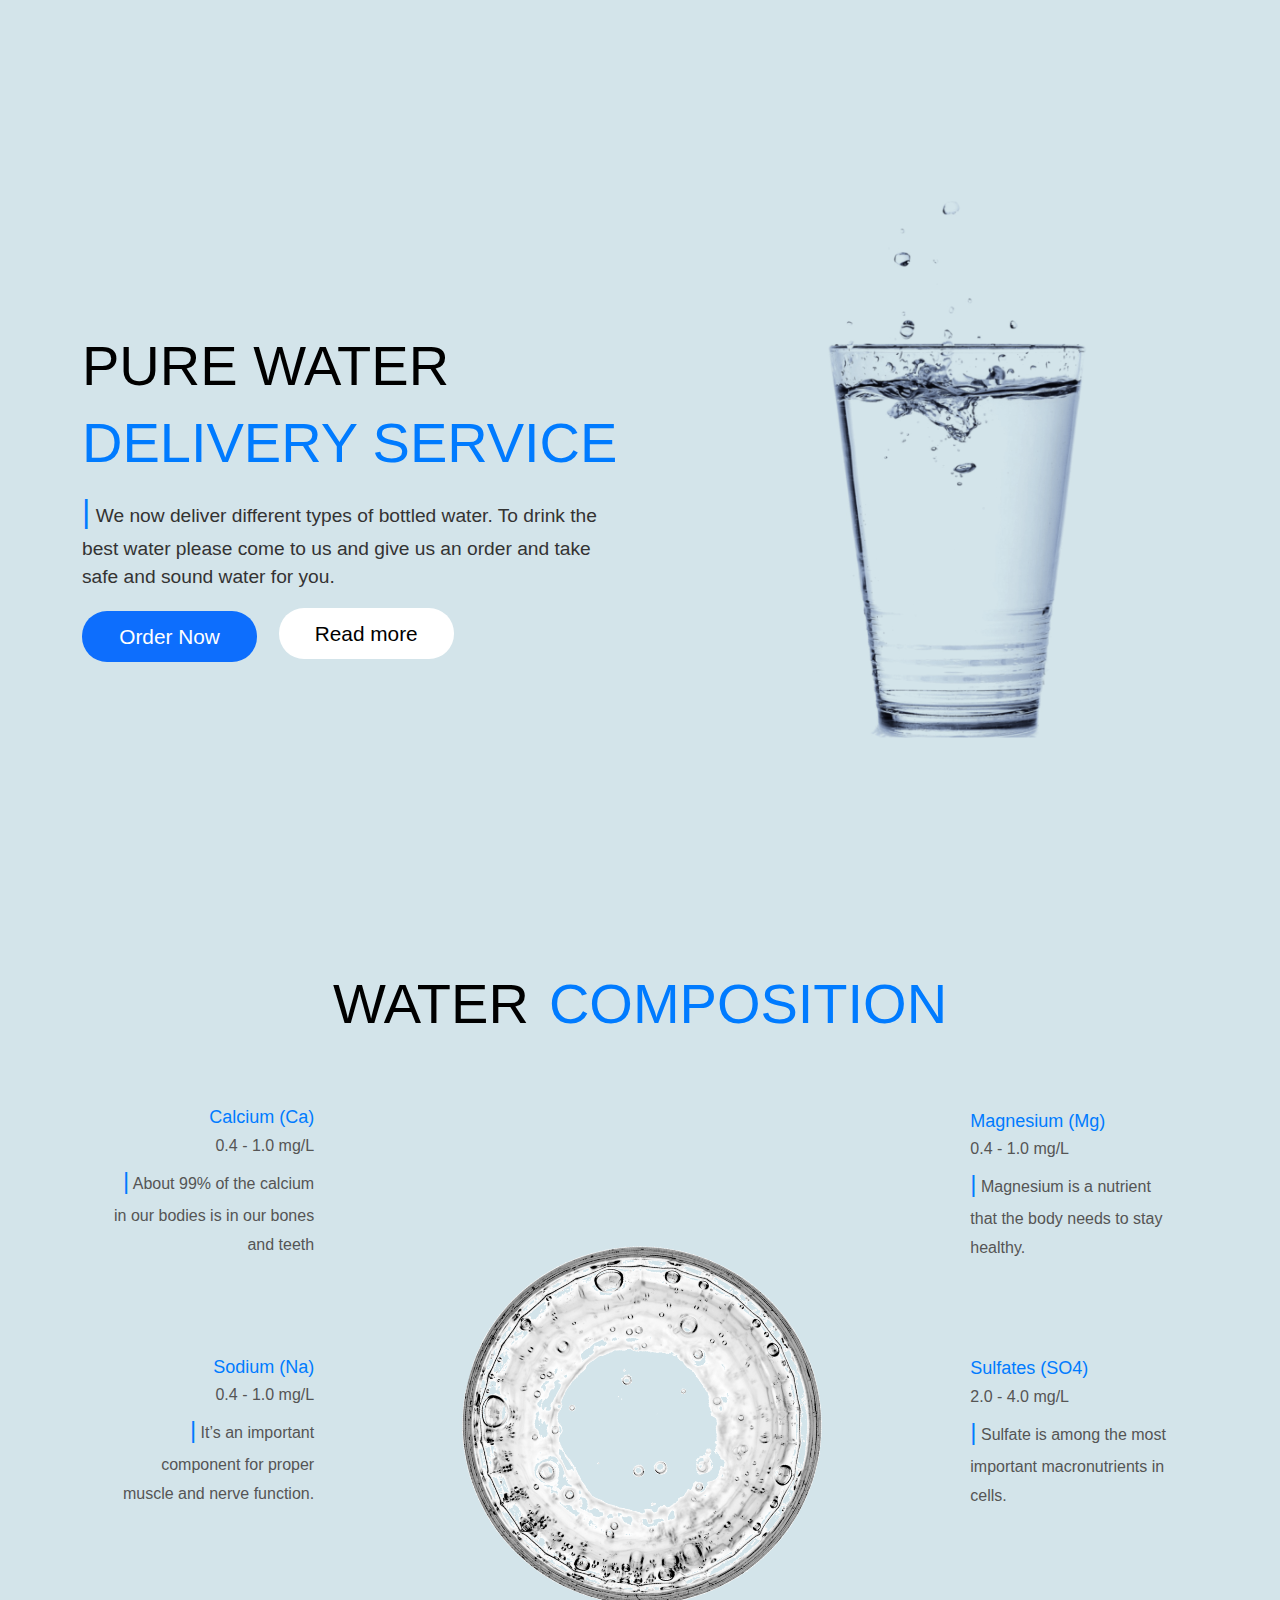
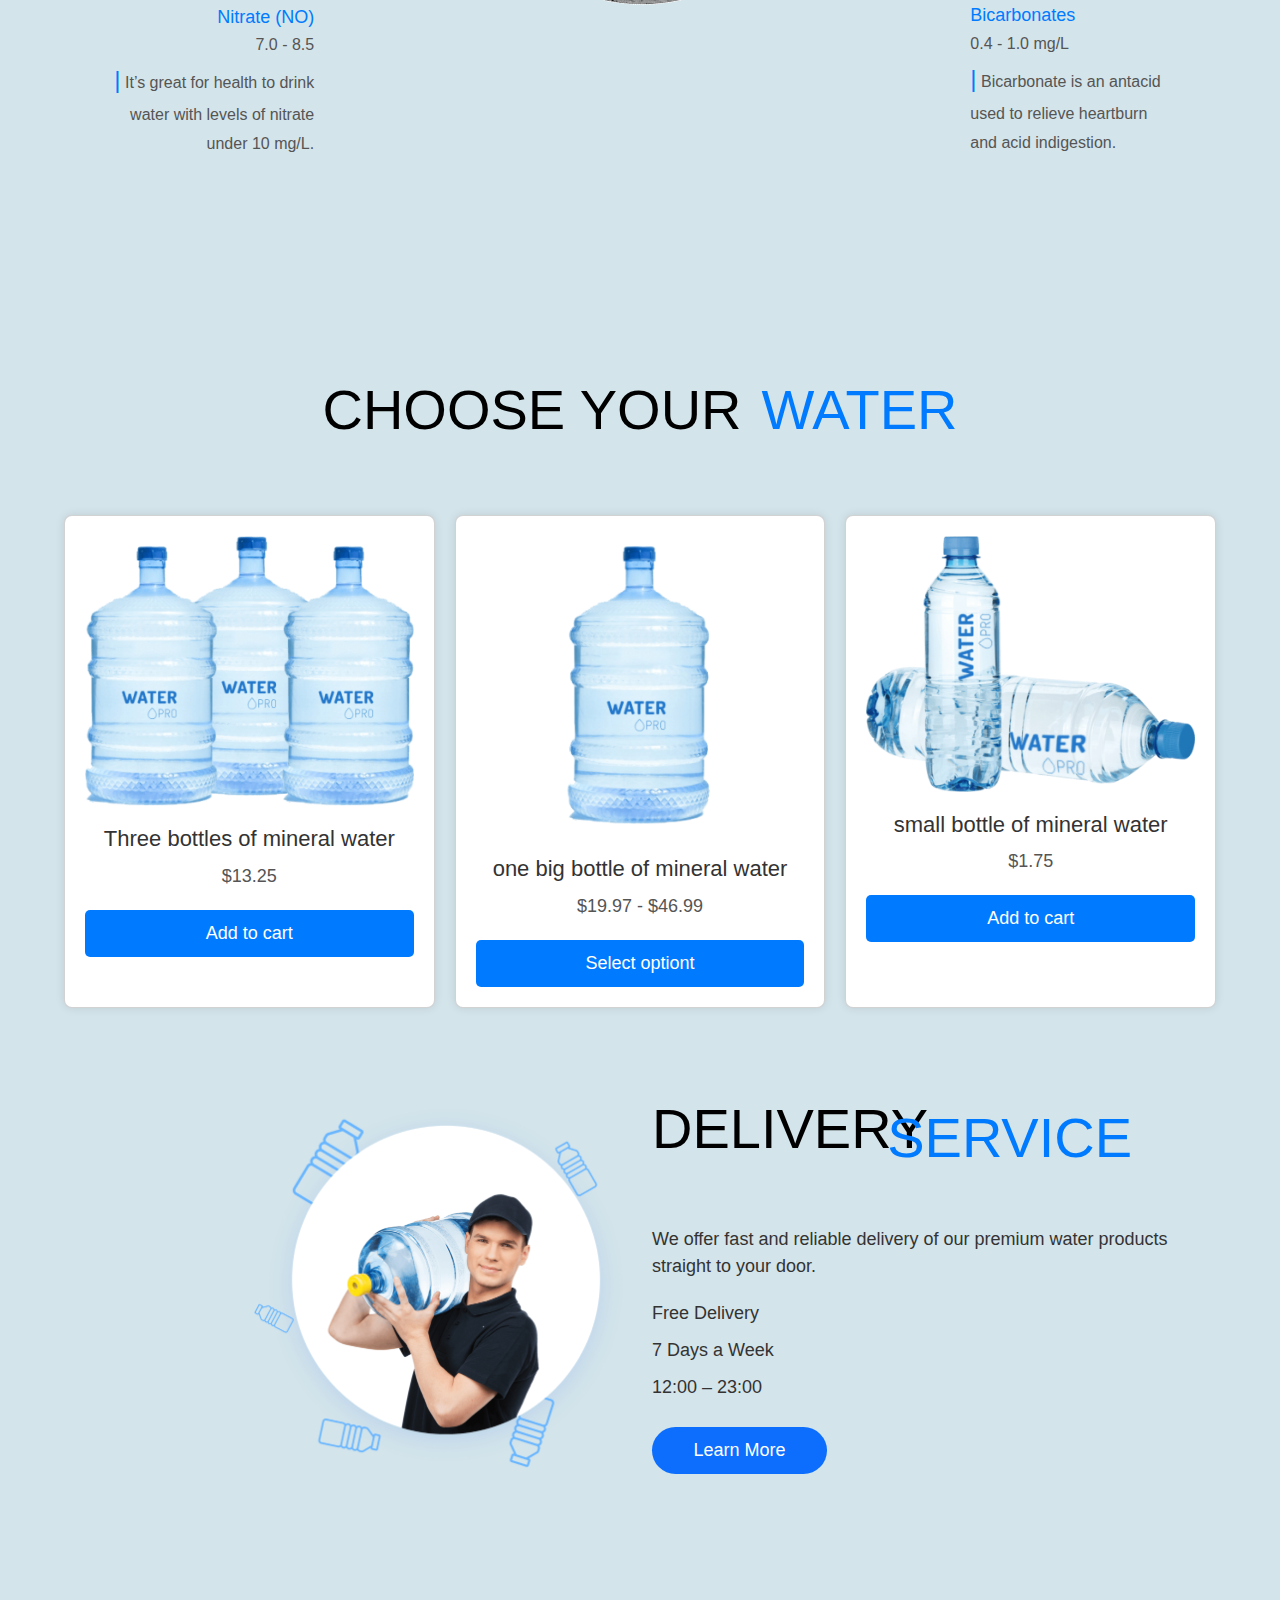
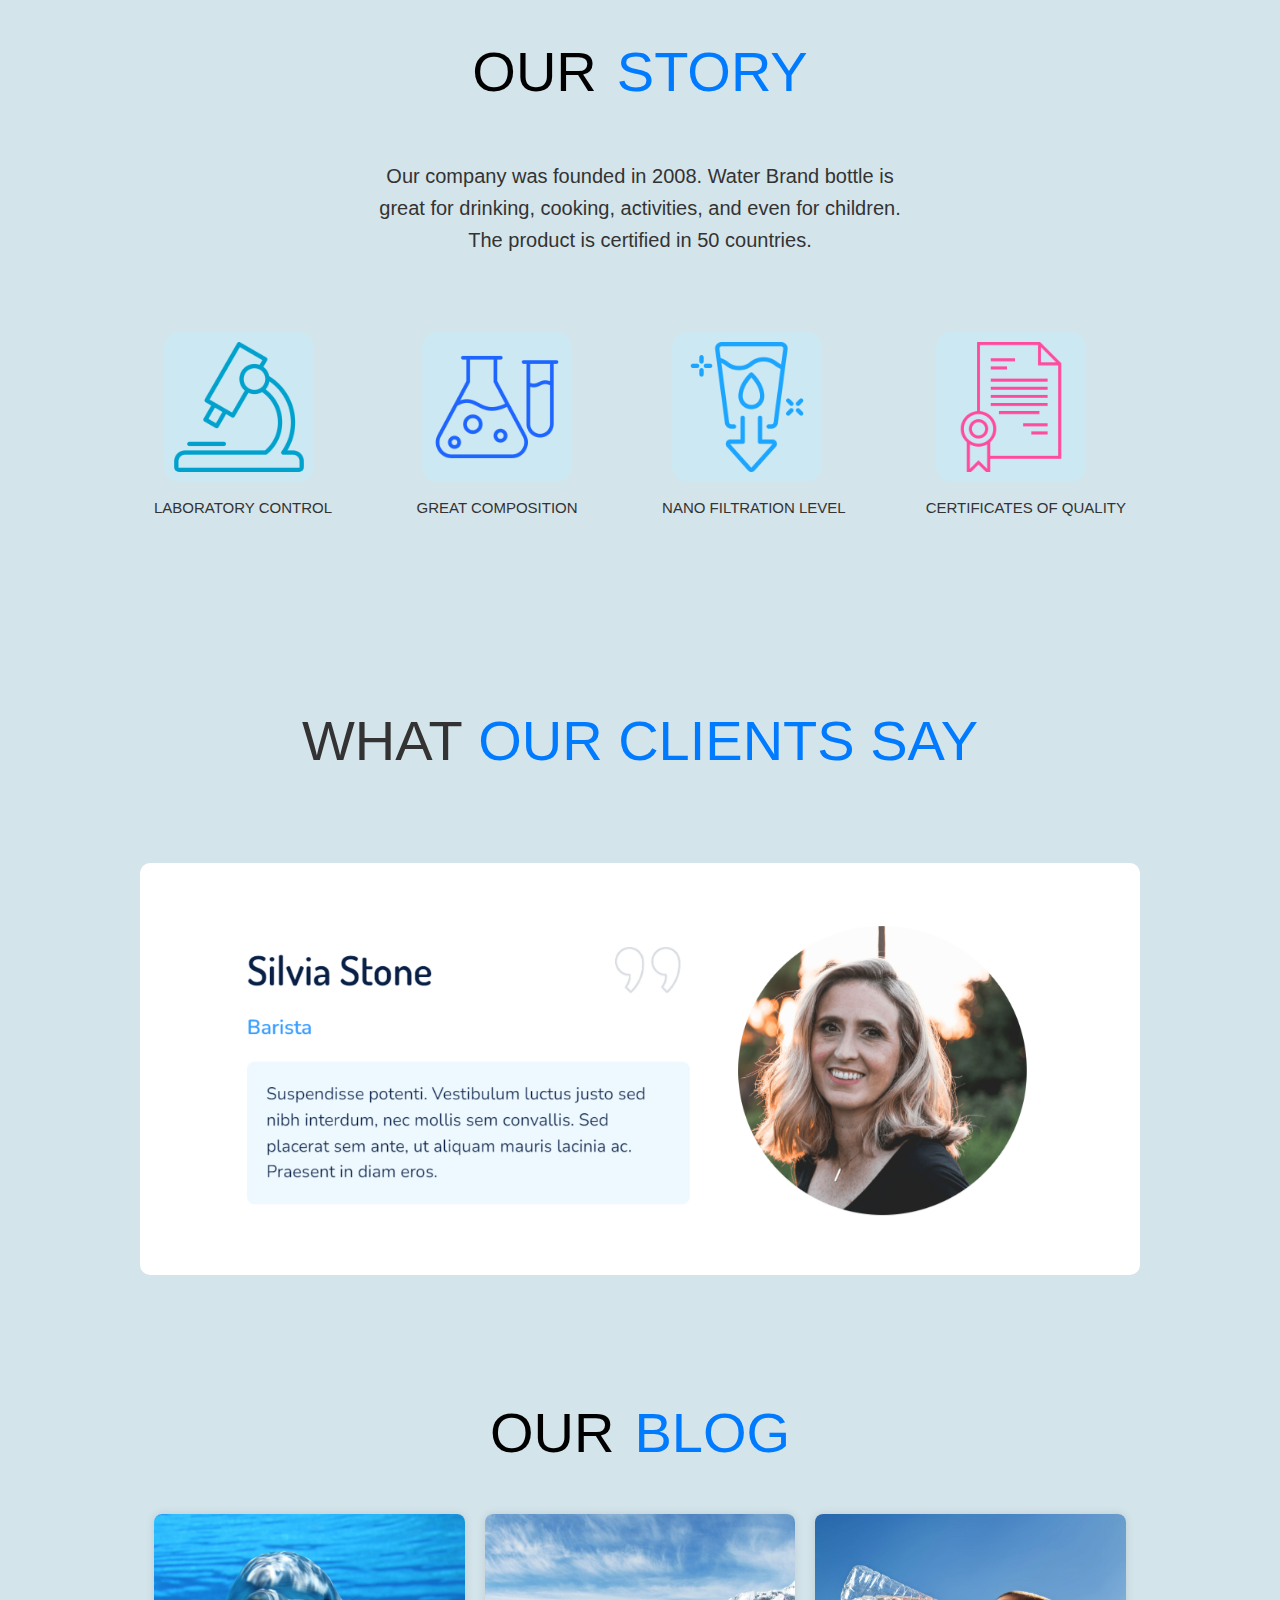
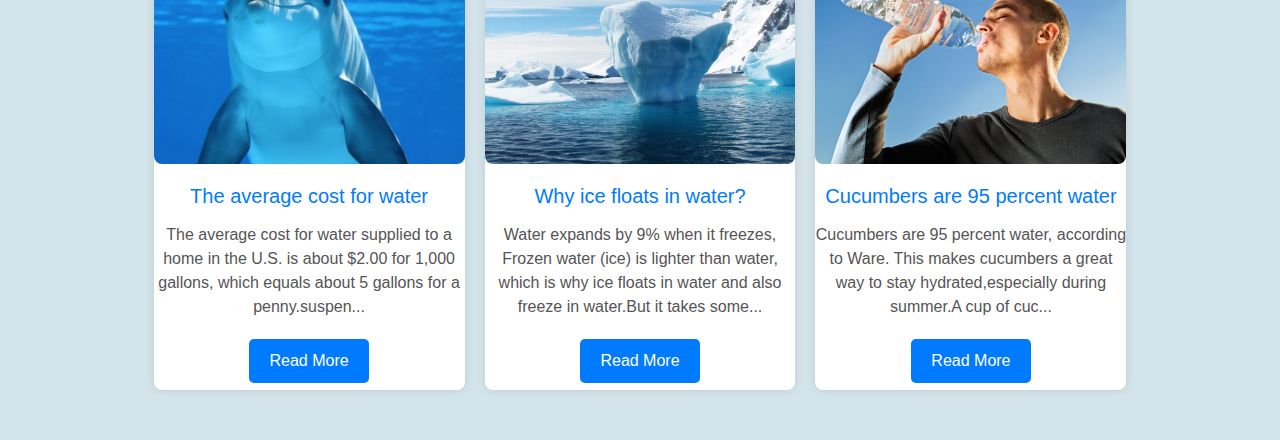
<file: index.html>
<!DOCTYPE html>
<html lang="en">
<head>
    <meta charset="UTF-8">
    <meta name="viewport" content="width=device-width, initial-scale=1.0">
    <title>Water Delivery Service</title>
    <link href="https://cdn.jsdelivr.net/npm/bootstrap@5.3.0/dist/css/bootstrap.min.css" rel="stylesheet">
    <link rel="stylesheet" href="styles.css">
</head>
<body>

    <!-- Header Section -->
    <header class="header-section">
        <div class="container">
            <div class="row align-items-center">
                <div class="col-md-6 text-up">
                    <h1 class="header-title1">PURE WATER</h1>
                    <h1 class="header-title">DELIVERY SERVICE</h1>
                    <We class="header-subtitle"><span class="blue">|</span> We now deliver different types of bottled water. To drink the best water please come to us and give us an order and take safe and sound water for you.</p>
                    <button class="btn btn-primary">Order Now</button>
                    <button class="btn1 btn-primary">Read more</button>
                </div>
                <div class="col-md-6 text-center">
                    <img src="assets/glasswater.png" alt="Glass of Water" class="img-fluid">
                </div>
            </div>
        </div>
    </header>
    

    <!-- Water Composition Section -->
    <section id="water-composition">
        <div class="water-title">
        <h2>WATER</h2>
        <h2>COMPOSITION</h2>
        </div>
        <div class="composition">
            <div class="left-content">
                <div class="item">
                    <h3>Calcium (Ca)</h3>
                    <p>0.4 - 1.0 mg/L</p>
                    <p><span class="blue1">|</span> About 99% of the calcium <p>in our bodies is in our bones</p> <P>and teeth</p>
                </div>
                <div class="item">
                    <h3>Sodium (Na)</h3>
                    <p>0.4 - 1.0 mg/L</p>
                    <p><span class="blue1">|</span> It’s an important </p><P>component for proper </P><P>muscle and nerve function.</p>
                </div>
                <div class="item">
                    <h3>Nitrate (NO)</h3>
                    <p>7.0 - 8.5</p>
                    <p><span class="blue1">|</span> It’s great for health to drink</p><p> water with levels of nitrate </p><p>under 10 mg/L.</p>
                </div>
            </div>
            <div class="center">
                <img src="assets/glasswater2_transparent.png" alt="Water Composition">
            </div>
            <div class="right-content">
                <div class="item">
                    <h3>Magnesium (Mg)</h3>
                    <p>0.4 - 1.0 mg/L</p>
                    <P><span class="blue1">|</span> Magnesium is a nutrient </P><p>that the body needs to stay</p><p> healthy.</P>
                </div>
                <div class="item">
                    <h3>Sulfates (SO4)</h3>
                    <p>2.0 - 4.0 mg/L</p>
                    <p><span class="blue1">|</span> Sulfate is among the most </p><p>important macronutrients in</p><p> cells.</p>
                </div>
                <div class="item">
                    <h3>Bicarbonates</h3>
                    <p>0.4 - 1.0 mg/L</p>
                    <P><span class="blue1">|</span> Bicarbonate is an antacid</P><p> used to relieve heartburn </p><p>and acid indigestion.</P>
                </div>
            </div>
        </div>
    </section>

     <!-- Choose Your Water Section -->
     <section id="choose-water">
        <div class="choose-title">
        <h2>CHOOSE YOUR </h2>
        <h2>WATER</h2>
        </div>
        <div class="water-options">
            <div class="card">
                <img src="assets/bottle1.png" alt="Small Bottle" class="bottle image">
                <h3>Three bottles of mineral water</h3>
                <p>$13.25</p>
                <button>Add to cart</button>
            </div>
            <div class="card">
                <img src="assets/bottle2.png" alt="Medium Bottle" class="bottle image">
                <h3>one big bottle of mineral water</h3>
                <p>$19.97 - $46.99</p>
                <button>Select optiont</button>
            </div>
            <div class="card">
                <img src="assets/bottle3.png" alt="Large Bottle" class="bottle image">
                <h3>small bottle of mineral water</h3>
                <p>$1.75</p>
                <button>Add to cart</button>
            </div>
        </div>
    </section>

    <!-- Delivery Service Section -->
    <section class="delivery-service">
        <div class="container">
            <div class="row align-items-center">
                <div class="col-md-6">
                    <img src="assets/delivery.png" alt="Delivery Service" class="img-fluid">
                </div>
                <div class="col-md-6">
                    <div class="delivery title">
                    <h2>DELIVERY</h2>
                    <h2>SERVICE</h2>
                    </div>
                    <p>We offer fast and reliable delivery of our premium water products straight to your door.</p>
                    <ul>
                        <li>Free Delivery</li>
                        <li>7 Days a Week</li>
                        <li>12:00 – 23:00</li>
                    </ul>
                    <button class="btn btn-primary">Learn More</button>
                </div>
            </div>
        </div>
    </section>

    <!-- Our Story Section -->
    <section id="our-story">
        <div class="story-title">
        <h2>OUR </h2>
        <h2>STORY</h2>
        </div>
        <h6 style=" font-size: 20px;text-align: center;">Our company was founded in 2008. Water Brand bottle is</h6><h6 style=" font-size: 20px;text-align: center;"> great for drinking, cooking, activities, and even for children.</h6><h6 style=" font-size: 20px;text-align: center;margin-bottom: 80px;"> The product is certified in 50 countries.</h6>
        <div class="story-icons">
            <div class="icon">
                <img src="assets/our1.png" alt="Story1" class="story1">
                <p>LABORATORY CONTROL</p>
            </div>
            <div class="icon">
                <img src="assets/our2.png" alt="Story2" class="story2">
                <P>GREAT COMPOSITION</P>
            </div>
            <div class="icon">
                <img src="assets/our3.png" alt="Story3" class="story3">
                <P>NANO FILTRATION LEVEL</P>
            </div>
            <div class="icon">
                <img src="assets/our4.png" alt="Story4" class="story4">
                <p>CERTIFICATES OF QUALITY</p>
            </div>
        </div>
    </section>

    <!-- What Our Clients Say Section -->
     <section id="our-client">
<div id="carouselExampleSlidesOnly" class="carousel slide" data-bs-ride="carousel" data-bs-interval="3000">
    <div class="client-top">WHAT&nbsp;<span class="client-color">OUR CLIENTS SAY</span></div>
    <div class="carousel-inner">
        <div class="carousel-item active">
            <img src="assets/CLIENT1.png" class="d-block w-100" alt="Client 1">
        </div>
        <div class="carousel-item">
            <img src="assets/CLIENT2.png" class="d-block w-100" alt="Client 2">
        </div>
        <div class="carousel-item">
            <img src="assets/CLIENT3.png" class="d-block w-100" alt="Client 3">
        </div>
    </div>
</div>
</section>


    <!-- Recent Posts Section -->
    <section id="our-blog">
        <div class="our-title">
        <h2>OUR</h2><h2>BLOG</h2>
        </div>
        <div class="blog-cards">
            <div class="card1">
                <img src="assets/blog1.jpg" alt="Blog 1">
                <h3>The average cost for water</h3>
                <p>The average cost for water supplied to a home in the U.S. is about $2.00 for 1,000 gallons, which equals about 5 gallons for a penny.suspen...</p>
                <button>Read More</button>
            </div>
            <div class="card2">
                <img src="assets/blog 2.jpg" alt="Blog 2">
                <h3>Why ice floats in water?</h3>
                <p>Water expands by 9% when it freezes, Frozen water (ice) is lighter than water, which is why ice floats in water and also freeze in water.But it takes some...</p>
                <button>Read More</button>
            </div>
            <div class="card3">
                <img src="assets/blog3.jpg" alt="Blog 3">
                <h3>Cucumbers are 95 percent water</h3>
                <p>Cucumbers are 95 percent water, according to Ware. This makes cucumbers a great way to stay hydrated,especially during summer.A cup of cuc...</p>
                <button>Read More</button>
            </div>
        </div>
    </section>
    <script src="https://cdn.jsdelivr.net/npm/bootstrap@5.3.0/dist/js/bootstrap.bundle.min.js"></script>
    <script src="scricpt.js"></script>

</body>
</html>
</file>
<file: styles.css>
/* General Styles */
body {
    font-family: Arial, sans-serif;
    margin: 0;
    padding: 0;
    color: #333;
}

h2 {
    text-align: center;
    margin-top: 50px;
    color: #007bff;
}

/* header section */
.text-up{
    margin-top: 10%;
}
.header-section {
    background-color: rgb(211, 228, 234);
    height: 100vh;
    display: flex;
    align-items: center;
    justify-content: center;
    padding: 20px;
    box-sizing: border-box;
}

/* Adjust the content to fit the space */
.header-title1 {
    color: black;
    font-size: 3.5rem;
    margin-bottom: 10px;
}
.header-title {
    color: #007bff;
    font-size: 3.5rem;
    margin-bottom: 10px;
}

.header-subtitle {
    font-size: 1.2rem;
    margin-bottom: 20px;
}
.blue{
    color: #007bff;
    font-size: 2rem;
    margin-bottom: 20px;
}
/* Scale the button size for better visibility */
.btn {
    display: inline-block;
    font-size: 1.3rem;
    padding: 10px 20px;
    border: none;
    border-radius: 25px;
    width: 175px;
}
.btn:hover{
    background-color: white;
    color: black;
    transform: scale(1.1);
}
.btn1 {
    background-color: white;
    color: black;
    display: inline-block;
    font-size: 1.3rem;
    padding: 10px 20px;
    border: none;
    border-radius: 25px;
    width: 175px;
    margin-left: 3%;
}
.btn1:hover{
    background-color: #007bff;
    color: white;
    transform: scale(1.1);
}

/* Ensure the image fits the available space */
.img-fluid {
    max-width: 50%;
    height: 50%;
    max-height: 50%;
    margin-left: 30%;

}

/* Center content in the left column */
.col-md-6 {
    display: flex;
    flex-direction: column;
    justify-content: center;
}
/* Optional: Ensure the image is positioned relative to allow transform */
.float-image {
    position: relative;
    max-width: 100%;
    height: auto;
}
.img-fluid {
    display: inline-block;
    transition: transform 0.1s ease-in-out;
}




/*water composition section*/
/* Section Styles */
#water-composition {
    padding: 20px;
    background-color:  rgb(211, 228, 234);
}
#water-composition .center img {
    display: inline-block;
    transition: transform 0.1s ease-in-out;
}


/* Title Styles */
.water-title {
    display: flex;
    justify-content: center;
    gap: 20px;
    margin-bottom: 5%;
    color: #333;
}
.water-title h2:first-child {
    color: black;
    font-size: 3.5rem;
}
.water-title h2:last-child {
    color: #007BFF;
    font-size: 3.5rem;
}

/* Composition Container */
.composition {
    display: flex;
    justify-content: space-around;
    align-items: center;
    max-width: 1200px;
    margin: 0 auto;
    flex-wrap: wrap;
}

/* Left and Right Column Styles */
.left{
    width: 30%;
    display: flex;
    flex-direction: column;
    gap: 20px;
} 
.right {
    width: 30%;
    display: flex;
    flex-direction: column;
    gap: 20px;
}

/* Item Styles */
.item h3 {
    margin: 0;
    font-size: 18px;
    color: #007BFF;
}

.item p {
    margin: 5px 0 0;
    font-size: 16px;
    color: #555;
}
.item{
    margin-bottom: 50%;
}
.blue1{
    color: #007bff;
    font-size: 1.5rem;

}
.left-content ,p{
    text-align: right;
}
.right-content p{
    text-align: left;
}


/* Image Styles */
.center {
    width: 30%;
    text-align: center;
}

.center img {
    max-width: 100%;
    height: auto;
    margin-top: -30%;
}


/* Choose Your Water Section */
#choose-water {
    padding: 50px 0;
}

.choose-title  {
    display: flex;
    justify-content: center;
    gap: 20px;
    margin-bottom: 5%;
    color: #333;
}
.choose-title h2:first-child{
    color: black;
    font-size: 3.5rem;
}
.choose-title h2:last-child{
    color: #007BFF;
    font-size: 3.5rem;
}
.water-options {
    display: flex;
    justify-content: space-between;
    gap: 20px;
    margin-left: 5%;
    margin-right: 5%;
    flex-wrap: nowrap;
}

.water-options .card {
    text-align: center;
    padding: 20px;
    flex: 1;
    box-shadow: 0 0 10px rgba(0, 0, 0, 0.1);
    border-radius: 8px;
    background-color:  white;
    transition: transform 0.3s ease, box-shadow 0.3s ease;
}

.water-options .card:hover {
    transform: translateY(-5px);
    box-shadow: 0 10px 20px rgba(0, 0, 0, 0.15);
}

/* Image styling to ensure all images are fully shown and the same size */
.water-options .card img {
    width: 100%;
    height: auto;
    max-height: 300px; /* Set a max-height to ensure images are not too large */
    object-fit: contain; /* Ensures the entire image is shown within the container */
    border-radius: 8px;
    margin-bottom: 20px;
}

.water-options .card h3 {
    font-size: 22px;
    color: #333;
    margin-bottom: 10px;
}

.water-options .card p {
    text-align: center;
    font-size: 18px;
    color: #555;
    margin-bottom: 20px;
}

.water-options .card button {
    padding: 10px 20px;
    font-size: 18px;
    color: #fff;
    background-color: #007bff;
    border: none;
    border-radius: 5px;
    cursor: pointer;
    transition: background-color 0.3s ease;
}

.water-options .card button:hover {
    background-color: #0056b3;
}



/* Delivery Service Section */
#choose-water{
    background-color:  rgb(211, 228, 234);
}
.delivery-service {
    display: flex;
    align-items: center;
    padding: 50px 0;
    background-color:  rgb(211, 228, 234)
}

.delivery-service img {
    width: 70%;
    max-width: 100%;
    height: auto;
}

.delivery-service-content {
    flex: 1; /* Ensures the content takes up the remaining right side */
    padding-left: 800px; /* Adds space between the image and content */
}
.col-md-6{
    display: flex;
    color: #333;
}
.col-md-6 h2:first-child {
    margin-top: -5%;
    text-align: left;
    font-size: 3.5rem;
    color: black;
}
.col-md-6 h2:last-child {
    margin-top: -12%;
    margin-left: 31%;
    margin-bottom: 10%;
    font-size: 3.5rem;
    color: #007BFF;
}    
.delivery-service p {
    text-align: left;
    font-size: 18px;
    margin-bottom: 20px;
}

.delivery-service ul {
    list-style-type: none;
    padding: 0;
}

.delivery-service li {
    font-size: 18px;
    margin-bottom: 10px;
}

.delivery-service .btn-primary {
    padding: 10px 20px;
    font-size: 18px;
}



/* Our Story Section */
#our-story {
    padding: 50px 0;
    background-color:  rgb(211, 228, 234);
}
.story-title{
    display: flex;
    color: #333;
    justify-content: center;
    gap: 20px;
    margin-bottom: 50px;
}
.story-title h2:first-child{
    font-size: 3.5rem;
    color: black;
}
.story-title h2:last-child{
    font-size: 3.5rem;
    color: #007BFF;
}


#our-story p {
    font-size: 15px;
    text-align: center;
    justify-content: center;
    margin-top: 15px;
    margin-bottom: 80px;
}

.story-icons {
    display: flex;
    justify-content: center;
    gap: 80px;
    
}
.story1{
    border-radius: 10%;
    object-fit: cover;
    margin: 0 10px;
    padding: 10px;
    background-color: rgb(204, 233, 243);
}
.story2{
    border-radius: 10%;
    object-fit: cover;
    margin: 0 10px;
    padding: 10px;
    background-color: rgb(204, 233, 243);
}
.story3{
    border-radius: 10%;
    object-fit: cover;
    margin: 0 10px;
    padding: 10px;
    background-color: rgb(204, 233, 243);
}
.story4{
    border-radius: 10%;
    object-fit: cover;
    margin: 0 10px;
    padding: 10px;
    background-color: rgb(204, 233, 243);
}

.icon img {
    width: 150px;
    height: auto;
}
.icon:hover{
    transform: translateY(-10px);

}

/* What our client says testimonial section */
/* Styling for the client testimonial section */
#our-client{
    padding: 50px 0;
    background-color:  rgb(211, 228, 234);

}
.client-top {
    text-align: center;
    font-size: 3.5rem;
    color: #333;
    margin-bottom: 80px;
    text-transform: uppercase;
}
.client-color{
    color: #007BFF;
}

/* Styling for the carousel */
.carousel {
    position: relative;
    max-width: 1000px;
    height: 450px;
    margin: 0 auto;
    margin-bottom: 100px;
}

.carousel-inner {
    border-radius: 10px;
    overflow: hidden;
}

.carousel-item img {
    width: 100%;
    height: 100%;
    object-fit: cover;
}

/* Additional responsiveness */
@media (max-width: 768px) {
    .client-top {
        font-size: 1.5rem;
    }
}






/* Recent Posts Section */
#our-blog {
    padding: 50px 0;
    background-color:  rgb(211, 228, 234);
}

.our-title {
    display: flex;
    justify-content: center;
    color: #007bff;
    gap: 20px;
    margin-bottom: 40px;
}
.our-title h2:first-child{
    color: black;
    font-size: 3.5rem;
}
.our-title h2:last-child{
    color: #007BFF;
    font-size: 3.5rem;
}

.blog-cards {
    display: flex;
    justify-content: space-between;
    gap: 20px;
    flex-wrap: nowrap; /* Prevents wrapping, keeps cards in a single line */
    margin-left: 12%;  /* Add margins to center the content */
    margin-right: 12%;
}

.blog-cards .card1,
.blog-cards .card2,
.blog-cards .card3 {
    text-align: center;
    padding: 0px;
    flex: 1; /* Ensures all cards take up equal space */
    box-shadow: 0 0 10px rgba(0, 0, 0, 0.1);
    border-radius: 8px;
    background-color: #fff;
    transition: transform 0.3s ease, box-shadow 0.3s ease;
    max-width: 100%; /* Ensures cards are fully responsive */
}

.blog-cards .card1:hover,
.blog-cards .card2:hover,
.blog-cards .card3:hover {
    transform: translateY(-5px);
    box-shadow: 0 10px 20px rgba(0, 0, 0, 0.15);
}

.blog-cards .card1 img,
.blog-cards .card2 img,
.blog-cards .card3 img {
    width: 100%;
    height: 250px; /* Ensures all images are of the same height */
    object-fit: cover; /* Ensures the image covers the entire area without distortion */
    border-radius: 8px;
    margin-bottom: 20px;
}

.blog-cards .card1 h3,
.blog-cards .card2 h3,
.blog-cards .card3 h3 {
    font-size: 20px;
    color: #007bff;
    margin-bottom: 15px;
}

.blog-cards .card1 p,
.blog-cards .card2 p,
.blog-cards .card3 p {
    text-align: center;
    font-size: 16px;
    color: #555;
    margin-bottom: 20px;
}

.blog-cards .card1 button,
.blog-cards .card2 button,
.blog-cards .card3 button {
    padding: 10px 20px;
    font-size: 16px;
    color: #fff;
    background-color: #007bff;
    border: none;
    border-radius: 5px;
    margin-bottom: 2%;
    cursor: pointer;
    transition: background-color 0.3s ease;
}

.blog-cards .card1 button:hover,
.blog-cards .card2 button:hover,
.blog-cards .card3 button:hover {
    background-color: #0056b3;
}
</file>
